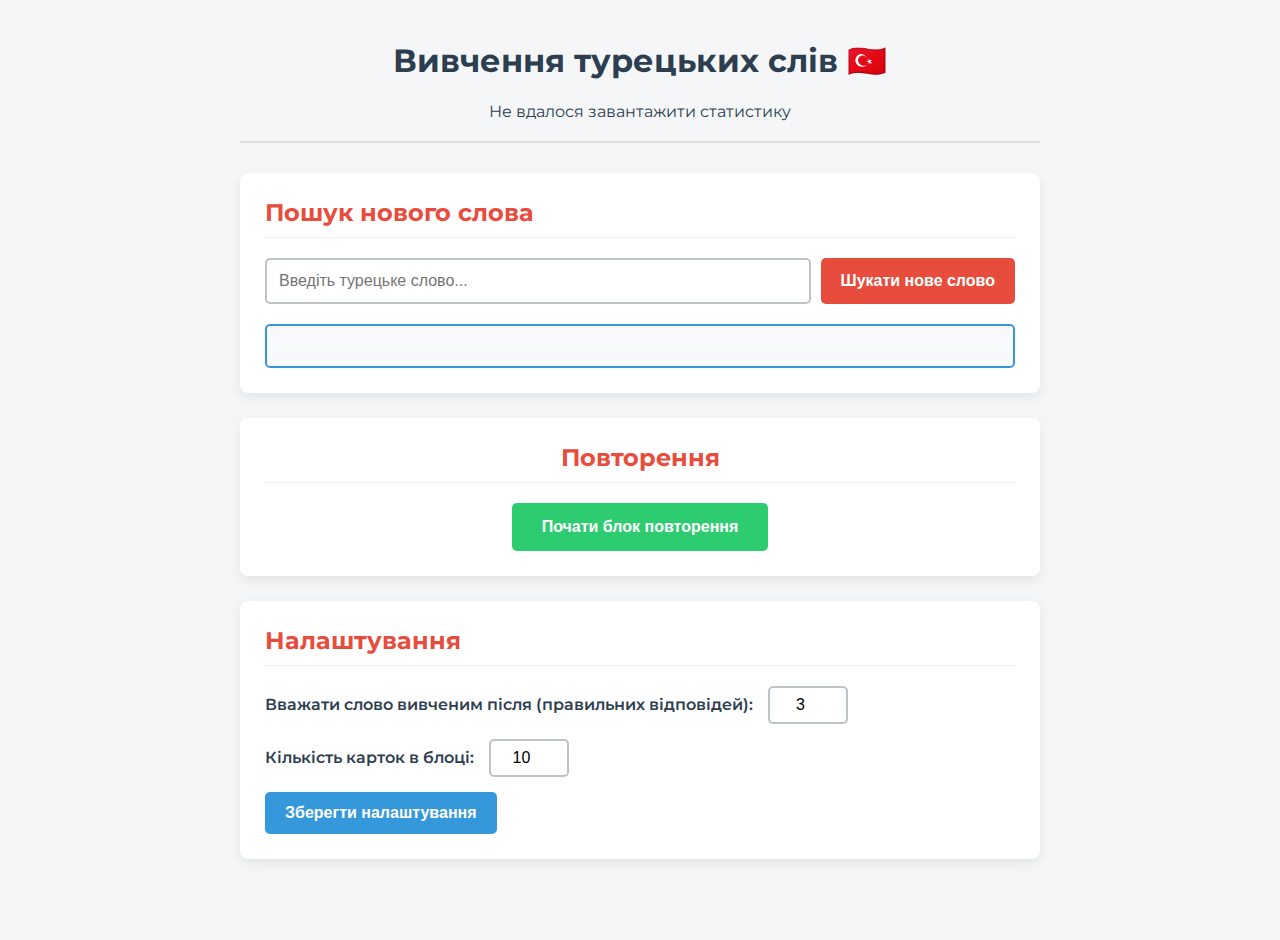
<file: frontend/index.html>
<!DOCTYPE html>
<html lang="uk">
<head>
    <meta charset="UTF-8">
    <meta name="viewport" content="width=device-width, initial-scale=1.0">
    <title>Turkish Flashcards</title>
    <link rel="stylesheet" href="style.css">
</head>
<body>
    <div class="container">
        <header>
            <h1>Вивчення турецьких слів 🇹🇷</h1>
            <div id="stats" class="stats-links"></div>
        </header>

        <main>
            <div class="section add-word-section">
                <h2>Пошук нового слова</h2>
                <form id="search-word-form">
                    <input type="text" id="new-word-input" placeholder="Введіть турецьке слово..." required>
                    <button type="submit" id="search-word-btn">Шукати нове слово</button>
                </form>
                <div id="loading" class="hidden">🧠 Звертаюсь до ШІ...</div>
                <div id="search-result-area"></div>
            </div>

            <div class="section review-section">
                <h2>Повторення</h2>
                <button id="start-review-btn">Почати блок повторення</button>
                
                <div id="review-area" class="hidden">
                    <div id="review-header">
                        <span id="review-counter"></span>
                    </div>
                    <div id="flashcard">
                        <div class="card-front">
                            <p id="turkish-word"></p>
                        </div>
                        <div class="card-back hidden">
                            <div id="translations"></div>
                        </div>
                    </div>
                    <div id="review-controls">
                         <button id="reveal-btn">Показати переклад</button>
                         <div id="feedback-buttons" class="hidden">
                            <button id="know-btn" class="feedback-btn">✅ Знаю</button>
                            <button id="unsure-btn" class="feedback-btn">🤔 Невпевнений</button>
                            <button id="dont-know-btn" class="feedback-btn">❌ Не знаю</button>
                        </div>
                        <button id="next-card-btn" class="hidden">Далі →</button>
                    </div>
                </div>

                <div id="session-summary" class="hidden">
                    <h3>Результати блоку</h3>
                    <div id="summary-stats"></div>
                    <button id="start-new-block-btn">Почати новий блок</button>
                </div>

                 <div id="no-cards-message" class="hidden">🎉 У вас ще немає жодної картки. Додайте перше слово!</div>
            </div>
            
            <div class="section settings-section">
                <h2>Налаштування</h2>
                <div class="setting-item">
                    <label for="learned-threshold">Вважати слово вивченим після (правильних відповідей):</label>
                    <input type="number" id="learned-threshold" min="1" value="3">
                </div>
                <div class="setting-item">
                    <label for="block-size">Кількість карток в блоці:</label>
                    <input type="number" id="block-size" min="1" value="10">
                </div>
                <button id="save-settings-btn">Зберегти налаштування</button>
                <span id="settings-status" class="hidden"></span>
            </div>
        </main>
    </div>

    <script src="script.js"></script>
</body>
</html>
</file>
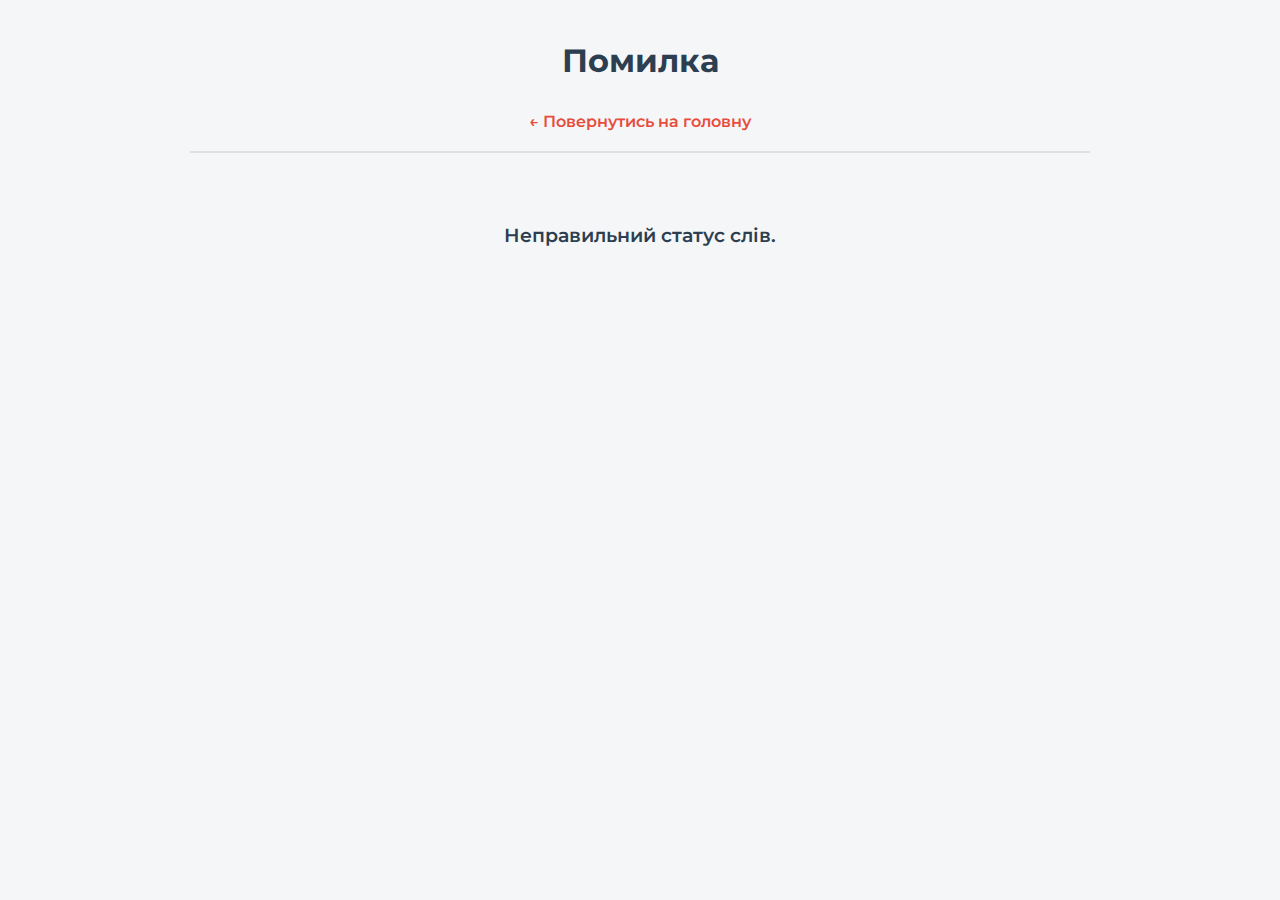
<file: frontend/lists.html>
<!DOCTYPE html>
<html lang="uk">
<head>
    <meta charset="UTF-8">
    <meta name="viewport" content="width=device-width, initial-scale=1.0">
    <title>Список слів</title>
    <link rel="stylesheet" href="lists.css">
</head>
<body>
    <div class="container">
        <header>
            <h1 id="list-title">Список слів</h1>
            <a href="index.html" class="back-link">← Повернутись на головну</a>
        </header>
        <main id="word-list-container">
            <p class="loading-message">Завантаження слів...</p>
        </main>
    </div>
    <script src="lists.js"></script>
</body>
</html>
</file>
<file: frontend/style.css>
@import url('https://fonts.googleapis.com/css2?family=Montserrat:wght@400;600;700&display=swap');

:root {
    --primary-color: #2c3e50;
    --secondary-color: #e74c3c;
    --warning-color: #f39c12;
    --background-color: #f4f6f7;
    --card-bg-color: #ffffff;
    --success-color: #2ecc71;
    --accent-color: #3498db;
    --font-family: 'Montserrat', sans-serif;
}

body {
    font-family: var(--font-family);
    background-color: var(--background-color);
    color: var(--primary-color);
    margin: 0;
    padding: 20px;
    display: flex;
    justify-content: center;
    align-items: flex-start;
    min-height: 100vh;
}

.container {
    width: 100%;
    max-width: 800px;
}

header {
    text-align: center;
    margin-bottom: 30px;
    border-bottom: 2px solid #e0e0e0;
    padding-bottom: 20px;
}

h1 {
    color: var(--primary-color);
    font-weight: 700;
}

.stats-links a {
    text-decoration: none;
    color: var(--primary-color);
    font-weight: 600;
    padding: 5px 10px;
    border-radius: 5px;
    transition: background-color 0.3s, color 0.3s;
}

.stats-links a:hover {
    background-color: var(--accent-color);
    color: white;
}
.stats-links span {
    margin: 0 10px;
}

.section {
    background-color: var(--card-bg-color);
    padding: 25px;
    border-radius: 8px;
    box-shadow: 0 4px 12px rgba(0,0,0,0.08);
    margin-bottom: 25px;
}

h2 {
    margin-top: 0;
    color: var(--secondary-color);
    border-bottom: 1px solid #ecf0f1;
    padding-bottom: 10px;
    margin-bottom: 20px;
    font-weight: 700;
}

/* Settings Section */
.setting-item {
    display: flex;
    align-items: center;
    gap: 15px;
    flex-wrap: wrap;
    margin-bottom: 15px;
}
.setting-item label {
    font-weight: 600;
}
.setting-item input[type=number] {
    width: 60px;
    padding: 8px;
    font-size: 16px;
    border: 2px solid #bdc3c7;
    border-radius: 5px;
    text-align: center;
}
#settings-status {
    font-weight: 600;
    margin-left: 15px;
}

#search-word-form {
    display: flex;
    gap: 10px;
}

#new-word-input {
    flex-grow: 1;
    padding: 12px;
    border: 2px solid #bdc3c7;
    border-radius: 5px;
    font-size: 16px;
}

button {
    padding: 12px 20px;
    border: none;
    border-radius: 5px;
    background-color: var(--secondary-color);
    color: white;
    font-size: 16px;
    font-weight: 600;
    cursor: pointer;
    transition: background-color 0.3s, transform 0.2s;
}

#save-settings-btn {
    background-color: var(--accent-color);
}
#start-new-block-btn,
#start-review-btn {
    background-color: var(--success-color);
    padding: 15px 30px;
}

button:hover {
    filter: brightness(110%);
}
button:active {
    transform: scale(0.98);
}

button:disabled {
    background-color: #bdc3c7;
    cursor: not-allowed;
}

#loading {
    margin-top: 15px;
    font-weight: 600;
}

#search-result-area {
    margin-top: 20px;
    padding: 20px;
    border: 2px solid var(--accent-color);
    border-radius: 5px;
    background-color: #f8f9fa;
}
#search-result-area .card-title {
    font-size: 24px;
    font-weight: 700;
    color: var(--primary-color);
    margin-bottom: 15px;
}

.add-card-btn-from-search {
    background-color: var(--success-color);
    margin-top: 20px;
}

/* Review Section */
.review-section {
    text-align: center;
}
#review-header {
    font-size: 1.2em;
    font-weight: 600;
    margin-bottom: 15px;
    color: var(--primary-color);
}

#flashcard {
    background-color: #fdfdfd;
    border: 2px solid #e0e0e0;
    border-radius: 8px;
    min-height: 250px;
    display: flex;
    justify-content: center;
    align-items: center;
    padding: 20px;
    position: relative;
    margin-bottom: 20px;
}

#turkish-word {
    font-size: 36px;
    font-weight: 700;
}

.card-back {
    text-align: left;
    width: 100%;
}

.translation-block {
    margin-bottom: 15px;
    padding-bottom: 15px;
    border-bottom: 1px dashed #dcdde1;
}
.translation-block:last-child {
    border-bottom: none;
    margin-bottom: 0;
    padding-bottom: 0;
}
.ukrainian-translation {
    font-size: 22px;
    font-weight: 600;
    color: var(--success-color);
}
.example {
    margin-top: 10px;
    font-style: italic;
    color: #7f8c8d;
    line-height: 1.6;
}
.example-tr { font-weight: 600; }
.example strong {
    font-style: normal;
    color: var(--secondary-color);
}

#review-controls { margin-top: 10px; }

#feedback-buttons {
    display: flex;
    justify-content: center;
    gap: 15px;
    margin-top: 15px;
    flex-wrap: wrap;
}

.feedback-btn {
    padding: 15px 30px;
    font-size: 18px;
}
#know-btn { background-color: var(--success-color); }
#unsure-btn { background-color: var(--warning-color); }
#dont-know-btn { background-color: var(--secondary-color); }

#next-card-btn {
    margin-top: 15px;
    padding: 15px 40px;
    font-size: 18px;
    width: 100%;
    max-width: 300px;
    background-color: var(--accent-color);
}

/* Session Summary */
#session-summary {
    background-color: #eafaf1;
    border: 2px solid var(--success-color);
    padding: 20px;
    border-radius: 8px;
}
#summary-stats p {
    font-size: 1.1em;
    font-weight: 600;
    margin: 10px 0;
}

.hidden {
    display: none;
}
</file>
<file: frontend/lists.css>
@import url('https://fonts.googleapis.com/css2?family=Montserrat:wght@400;600;700&display=swap');

:root {
    --primary-color: #2c3e50;
    --secondary-color: #e74c3c;
    --background-color: #f4f6f7;
    --card-bg-color: #ffffff;
    --success-color: #2ecc71;
    --font-family: 'Montserrat', sans-serif;
}

body {
    font-family: var(--font-family);
    background-color: var(--background-color);
    color: var(--primary-color);
    margin: 0;
    padding: 20px;
}

.container {
    width: 100%;
    max-width: 900px;
    margin: 0 auto;
}

header {
    text-align: center;
    margin-bottom: 30px;
    border-bottom: 2px solid #e0e0e0;
    padding-bottom: 20px;
}

h1 {
    color: var(--primary-color);
    font-weight: 700;
}

.back-link {
    display: inline-block;
    margin-top: 10px;
    font-weight: 600;
    color: var(--secondary-color);
    text-decoration: none;
    transition: color 0.3s;
}
.back-link:hover {
    text-decoration: underline;
}

.word-item {
    background-color: var(--card-bg-color);
    border-radius: 8px;
    padding: 20px;
    margin-bottom: 15px;
    box-shadow: 0 2px 8px rgba(0,0,0,0.07);
}

.word-item-header {
    font-size: 1.5em;
    font-weight: 700;
    margin: 0 0 15px 0;
}

.translation-block {
    padding-left: 15px;
    border-left: 3px solid var(--success-color);
    margin-bottom: 15px;
}
.translation-block:last-child {
    margin-bottom: 0;
}

.ukrainian-translation {
    font-size: 1.1em;
    font-weight: 600;
    color: #333;
}

.example {
    margin-top: 8px;
    font-style: italic;
    color: #7f8c8d;
    line-height: 1.5;
}

.example strong {
    font-style: normal;
    color: var(--secondary-color);
}

.loading-message, .empty-list-message {
    text-align: center;
    font-size: 1.2em;
    font-weight: 600;
    padding: 40px;
}
</file>
